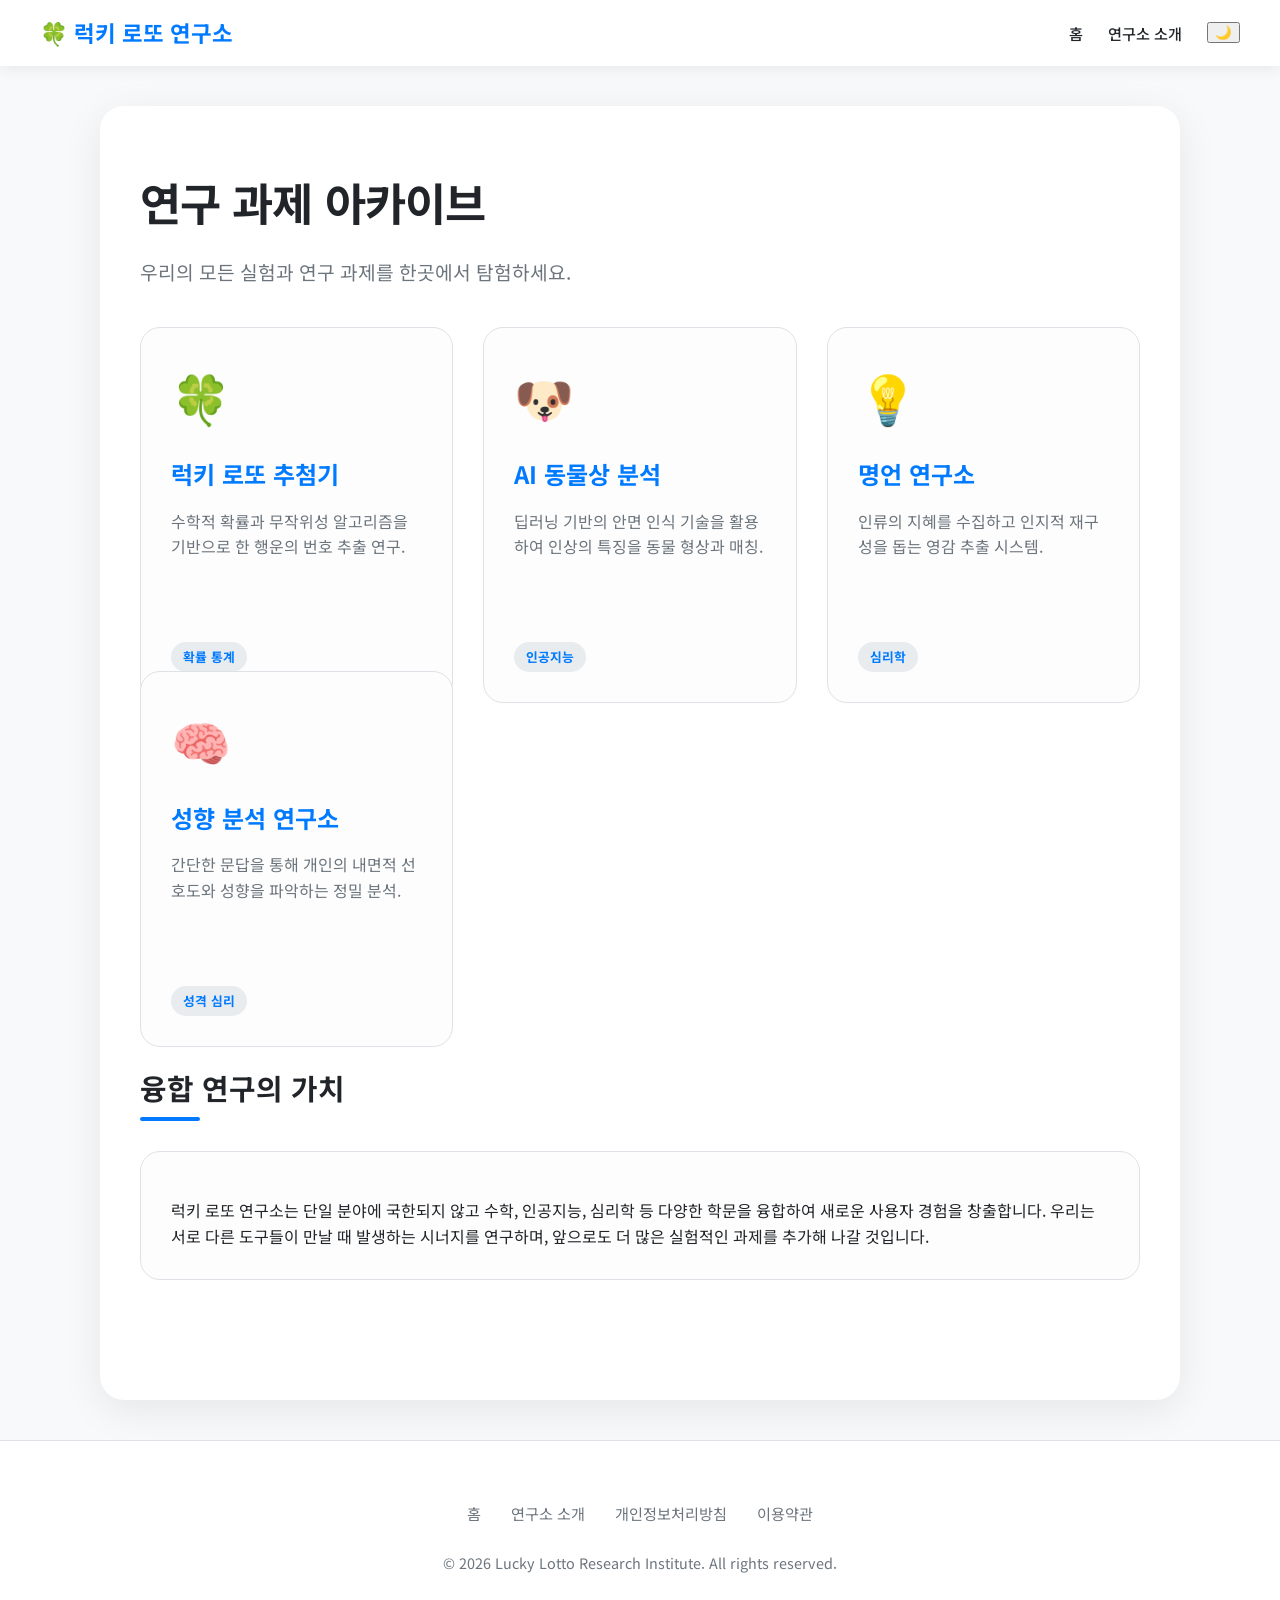
<file: index.html>
<!DOCTYPE html>
<html lang="ko">
<head>
    <script async src="https://www.googletagmanager.com/gtag/js?id=G-55PV2XVGQ6"></script>
    <script>
      window.dataLayer = window.dataLayer || [];
      function gtag(){dataLayer.push(arguments);}
      gtag('js', new Date());
      gtag('config', 'G-55PV2XVGQ6');
    </script>
    <meta charset="UTF-8">
    <meta name="viewport" content="width=device-width, initial-scale=1.0">
    <title>럭키 로또 연구소 | 연구 과제 아카이브</title>
    <meta name="description" content="럭키 로또 연구소에서 진행 중인 다양한 연구 과제를 한눈에 확인하세요. 로또 확률부터 AI 동물상 분석, 심리 테스트까지 모두 만나보실 수 있습니다.">
    <link rel="stylesheet" href="style.css">
    <link rel="icon" href="favicon-home.svg" type="image/svg+xml">
    <link href="https://fonts.googleapis.com/css2?family=Noto+Sans+KR:wght@400;500;700&display=swap" rel="stylesheet">
    <style>
        .project-grid { display: grid; grid-template-columns: repeat(auto-fit, minmax(280px, 1fr)); gap: 30px; margin-top: 40px; }
        .project-card { background: var(--card-bg); border: 1px solid var(--border-color); border-radius: 20px; padding: 30px; transition: all 0.3s; text-decoration: none; color: inherit; display: flex; flex-direction: column; height: 100%; }
        .project-card:hover { transform: translateY(-10px); box-shadow: 0 15px 35px var(--shadow-color); border-color: var(--accent-color); }
        .project-icon { font-size: 3rem; margin-bottom: 20px; }
        .project-card h3 { margin: 0 0 15px 0; color: var(--accent-color); font-size: 1.5rem; }
        .project-card p { margin: 0; color: var(--text-muted); flex-grow: 1; }
        .tag { display: inline-block; padding: 5px 12px; border-radius: 20px; font-size: 0.8rem; font-weight: 700; margin-top: 20px; background: var(--bg-gradient-end); color: var(--accent-color); align-self: flex-start; }
    </style>
</head>
<body>
    <nav>
        <div class="nav-container">
            <a href="index.html" class="logo" aria-label="럭키 로또 연구소 홈">🍀 럭키 로또 연구소</a>
            <div class="nav-links">
                <a href="index.html">홈</a>
                <a href="about.html">연구소 소개</a>
                <button id="theme-toggle" aria-label="Toggle Theme">🌙</button>
            </div>
        </div>
    </nav>

    <div class="container">
        <header>
            <h1>연구 과제 아카이브</h1>
            <p class="subtitle">우리의 모든 실험과 연구 과제를 한곳에서 탐험하세요.</p>
        </header>

        <section class="project-grid">
            <a href="lotto.html" class="project-card">
                <div class="project-icon">🍀</div>
                <h3>럭키 로또 추첨기</h3>
                <p>수학적 확률과 무작위성 알고리즘을 기반으로 한 행운의 번호 추출 연구.</p>
                <span class="tag">확률 통계</span>
            </a>
            <a href="animal_test.html" class="project-card">
                <div class="project-icon">🐶</div>
                <h3>AI 동물상 분석</h3>
                <p>딥러닝 기반의 안면 인식 기술을 활용하여 인상의 특징을 동물 형상과 매칭.</p>
                <span class="tag">인공지능</span>
            </a>
            <a href="wisdom.html" class="project-card">
                <div class="project-icon">💡</div>
                <h3>명언 연구소</h3>
                <p>인류의 지혜를 수집하고 인지적 재구성을 돕는 영감 추출 시스템.</p>
                <span class="tag">심리학</span>
            </a>
            <a href="mbti.html" class="project-card">
                <div class="project-icon">🧠</div>
                <h3>성향 분석 연구소</h3>
                <p>간단한 문답을 통해 개인의 내면적 선호도와 성향을 파악하는 정밀 분석.</p>
                <span class="tag">성격 심리</span>
            </a>
        </section>

        <article class="article-section" style="margin-top: 80px;">
            <h2>융합 연구의 가치</h2>
            <div class="article-card">
                <p>럭키 로또 연구소는 단일 분야에 국한되지 않고 수학, 인공지능, 심리학 등 다양한 학문을 융합하여 새로운 사용자 경험을 창출합니다. 우리는 서로 다른 도구들이 만날 때 발생하는 시너지를 연구하며, 앞으로도 더 많은 실험적인 과제를 추가해 나갈 것입니다.</p>
            </div>
        </article>
    </div>

    <footer class="site-footer">
        <div class="footer-links">
            <a href="index.html">홈</a>
            <a href="about.html">연구소 소개</a>
            <a href="privacy.html">개인정보처리방침</a>
            <a href="terms.html">이용약관</a>
        </div>
        <p class="copyright">© 2026 Lucky Lotto Research Institute. All rights reserved.</p>
    </footer>

    <script>
        const themeToggle = document.getElementById('theme-toggle');
        const body = document.body;
        const savedTheme = localStorage.getItem('theme');
        if (savedTheme === 'dark') { body.classList.add('dark-mode'); themeToggle.textContent = '☀️'; }
        themeToggle.addEventListener('click', () => {
            body.classList.toggle('dark-mode');
            const isDarkMode = body.classList.contains('dark-mode');
            themeToggle.textContent = isDarkMode ? '☀️' : '🌙';
            localStorage.setItem('theme', isDarkMode ? 'dark' : 'light');
        });
    </script>
</body>
</html>
</file>
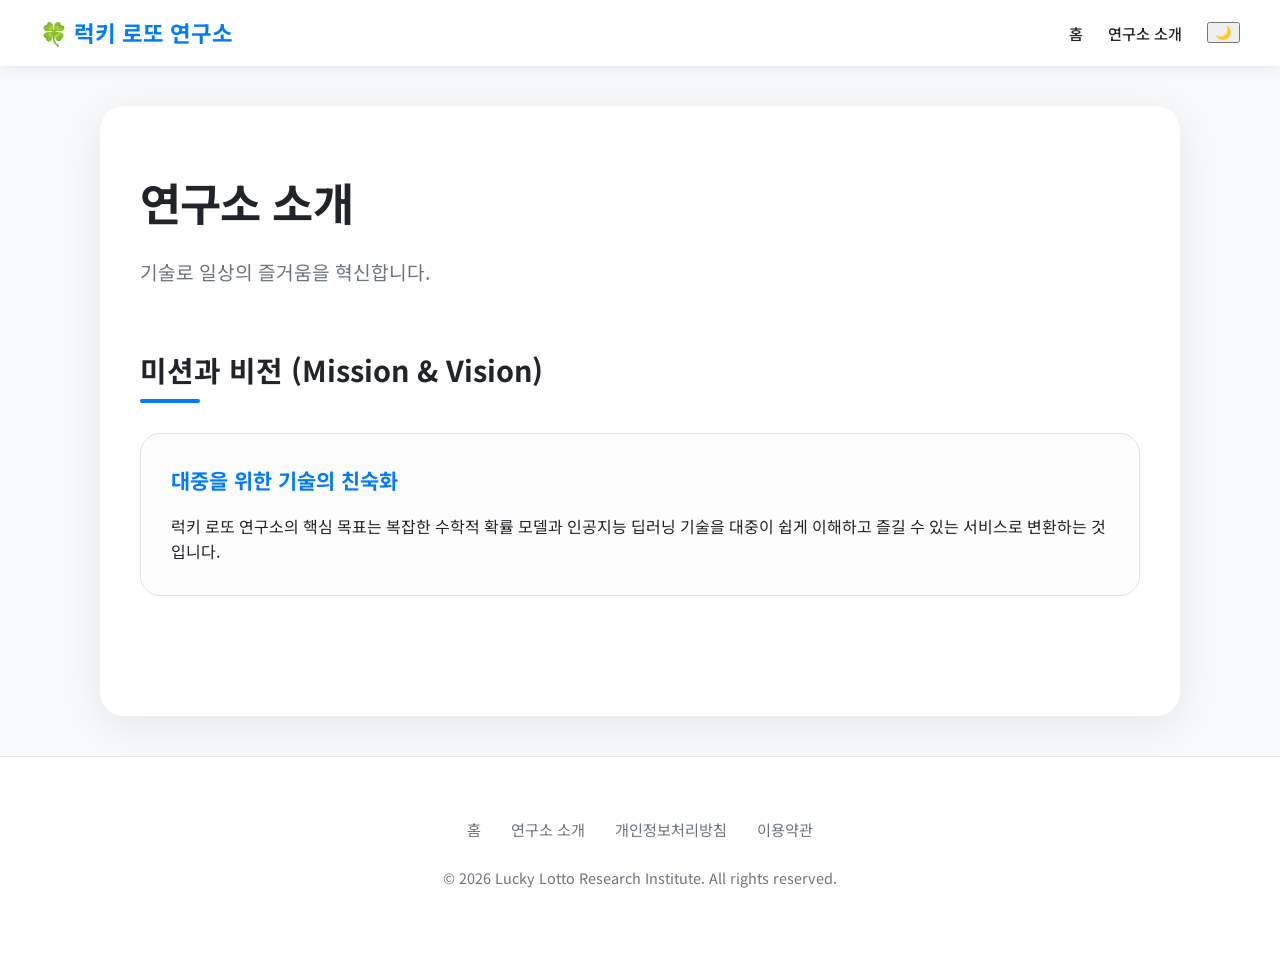
<file: about.html>
<!DOCTYPE html>
<html lang="ko">
<head>
    <script async src="https://www.googletagmanager.com/gtag/js?id=G-55PV2XVGQ6"></script>
    <script>
      window.dataLayer = window.dataLayer || [];
      function gtag(){dataLayer.push(arguments);}
      gtag('js', new Date());
      gtag('config', 'G-55PV2XVGQ6');
    </script>
    <meta name="google-adsense-account" content="ca-pub-3456978380293158">
    <script async src="https://pagead2.googlesyndication.com/pagead/js/adsbygoogle.js?client=ca-pub-3456978380293158" crossorigin="anonymous"></script>
    <script type="text/javascript">
        (function(c,l,a,r,i,t,y){
            c[a]=c[a]||function(){(c[a].q=c[a].q||[]).push(arguments)};
            t=l.createElement(r);t.async=1;t.src="https://www.clarity.ms/tag/"+i;
            y=l.getElementsByTagName(r)[0];y.parentNode.insertBefore(t,y);
        })(window, document, "clarity", "script", "x0lwvn9nak");
    </script>
    <meta charset="UTF-8">
    <meta name="viewport" content="width=device-width, initial-scale=1.0">
    <title>연구소 소개 | 럭키 로또 및 인공지능 기술 연구소</title>
    <link rel="canonical" href="https://luckylotto.research/about.html">
    <link rel="stylesheet" href="style.css">
    <link rel="icon" href="favicon-about.svg" type="image/svg+xml">
    <link href="https://fonts.googleapis.com/css2?family=Noto+Sans+KR:wght@400;500;700&display=swap" rel="stylesheet">
</head>
<body>
    <nav>
        <div class="nav-container">
            <a href="index.html" class="logo" aria-label="럭키 로또 연구소 홈">🍀 럭키 로또 연구소</a>
            <div class="nav-links">
                <a href="index.html">홈</a>
                <a href="about.html">연구소 소개</a>
                <button id="theme-toggle" aria-label="Toggle Theme">🌙</button>
            </div>
        </div>
    </nav>

    <div class="container">
        <header>
            <h1>연구소 소개</h1>
            <p class="subtitle">기술로 일상의 즐거움을 혁신합니다.</p>
        </header>

        <article class="article-section">
            <h2>미션과 비전 (Mission & Vision)</h2>
            <div class="article-card" style="margin-bottom: 30px;">
                <h3>대중을 위한 기술의 친숙화</h3>
                <p>럭키 로또 연구소의 핵심 목표는 복잡한 수학적 확률 모델과 인공지능 딥러닝 기술을 대중이 쉽게 이해하고 즐길 수 있는 서비스로 변환하는 것입니다.</p>
            </div>
        </article>
    </div>

    <footer class="site-footer">
        <div class="footer-links">
            <a href="index.html">홈</a>
            <a href="about.html">연구소 소개</a>
            <a href="privacy.html">개인정보처리방침</a>
            <a href="terms.html">이용약관</a>
        </div>
        <p class="copyright">© 2026 Lucky Lotto Research Institute. All rights reserved.</p>
    </footer>

    <script>
        const themeToggle = document.getElementById('theme-toggle');
        const body = document.body;
        const savedTheme = localStorage.getItem('theme');
        if (savedTheme === 'dark') { body.classList.add('dark-mode'); themeToggle.textContent = '☀️'; }
        themeToggle.addEventListener('click', () => {
            body.classList.toggle('dark-mode');
            const isDarkMode = body.classList.contains('dark-mode');
            themeToggle.textContent = isDarkMode ? '☀️' : '🌙';
            localStorage.setItem('theme', isDarkMode ? 'dark' : 'light');
        });
    </script>
</body>
</html>
</file>
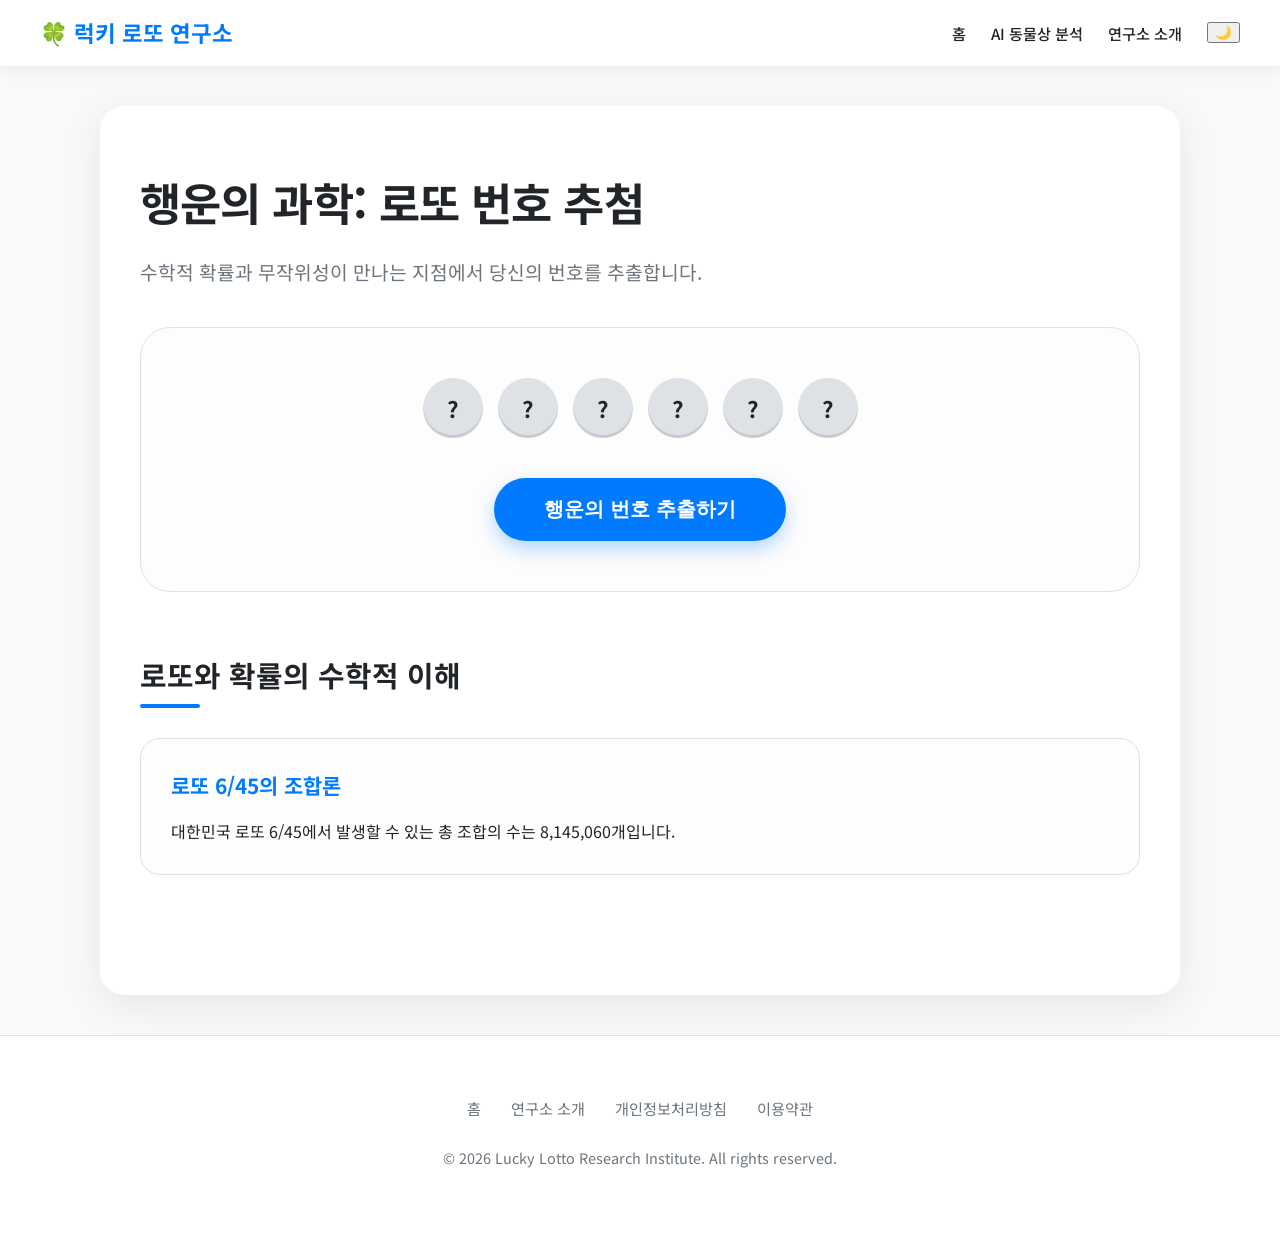
<file: lotto.html>
<!DOCTYPE html>
<html lang="ko">
<head>
    <script async src="https://www.googletagmanager.com/gtag/js?id=G-55PV2XVGQ6"></script>
    <script>
      window.dataLayer = window.dataLayer || [];
      function gtag(){dataLayer.push(arguments);}
      gtag('js', new Date());
      gtag('config', 'G-55PV2XVGQ6');
    </script>
    <meta charset="UTF-8">
    <meta name="viewport" content="width=device-width, initial-scale=1.0">
    <title>럭키 로또 | 로또 번호 추첨 및 확률 수학 통계 연구소</title>
    <link rel="stylesheet" href="style.css">
    <link rel="icon" href="favicon-home.svg" type="image/svg+xml">
    <link href="https://fonts.googleapis.com/css2?family=Noto+Sans+KR:wght@400;500;700&display=swap" rel="stylesheet">
</head>
<body>
    <nav>
        <div class="nav-container">
            <a href="index.html" class="logo" aria-label="럭키 로또 연구소 홈">🍀 럭키 로또 연구소</a>
            <div class="nav-links">
                <a href="index.html">홈</a>
                <a href="animal_test.html">AI 동물상 분석</a>
                <a href="about.html">연구소 소개</a>
                <button id="theme-toggle" aria-label="Toggle Theme">🌙</button>
            </div>
        </div>
    </nav>

    <div class="container">
        <header>
            <h1>행운의 과학: 로또 번호 추첨</h1>
            <p class="subtitle">수학적 확률과 무작위성이 만나는 지점에서 당신의 번호를 추출합니다.</p>
        </header>

        <section class="tool-box" style="text-align: center;">
            <div class="lotto-balls" id="lotto-container" style="display: flex; justify-content: center; gap: 15px; margin-bottom: 40px; flex-wrap: wrap;">
                <div class="ball" style="width: 60px; height: 60px; border-radius: 50%; background-color: var(--border-color); color: var(--text-color); display: flex; justify-content: center; align-items: center; font-size: 1.4rem; font-weight: 700;">?</div>
                <div class="ball" style="width: 60px; height: 60px; border-radius: 50%; background-color: var(--border-color); color: var(--text-color); display: flex; justify-content: center; align-items: center; font-size: 1.4rem; font-weight: 700;">?</div>
                <div class="ball" style="width: 60px; height: 60px; border-radius: 50%; background-color: var(--border-color); color: var(--text-color); display: flex; justify-content: center; align-items: center; font-size: 1.4rem; font-weight: 700;">?</div>
                <div class="ball" style="width: 60px; height: 60px; border-radius: 50%; background-color: var(--border-color); color: var(--text-color); display: flex; justify-content: center; align-items: center; font-size: 1.4rem; font-weight: 700;">?</div>
                <div class="ball" style="width: 60px; height: 60px; border-radius: 50%; background-color: var(--border-color); color: var(--text-color); display: flex; justify-content: center; align-items: center; font-size: 1.4rem; font-weight: 700;">?</div>
                <div class="ball" style="width: 60px; height: 60px; border-radius: 50%; background-color: var(--border-color); color: var(--text-color); display: flex; justify-content: center; align-items: center; font-size: 1.4rem; font-weight: 700;">?</div>
            </div>
            <button type="button" class="cta-button" id="lotto-btn" onclick="generateLotto()" style="margin: 0 auto; display: block;">행운의 번호 추출하기</button>
        </section>

        <article class="article-section">
            <h2>로또와 확률의 수학적 이해</h2>
            <div class="article-grid">
                <div class="article-card">
                    <h3>로또 6/45의 조합론</h3>
                    <p>대한민국 로또 6/45에서 발생할 수 있는 총 조합의 수는 8,145,060개입니다.</p>
                </div>
            </div>
        </article>
    </div>

    <footer class="site-footer">
        <div class="footer-links">
            <a href="index.html">홈</a>
            <a href="about.html">연구소 소개</a>
            <a href="privacy.html">개인정보처리방침</a>
            <a href="terms.html">이용약관</a>
        </div>
        <p class="copyright">© 2026 Lucky Lotto Research Institute. All rights reserved.</p>
    </footer>

    <script src="main.js"></script>
</body>
</html>
</file>
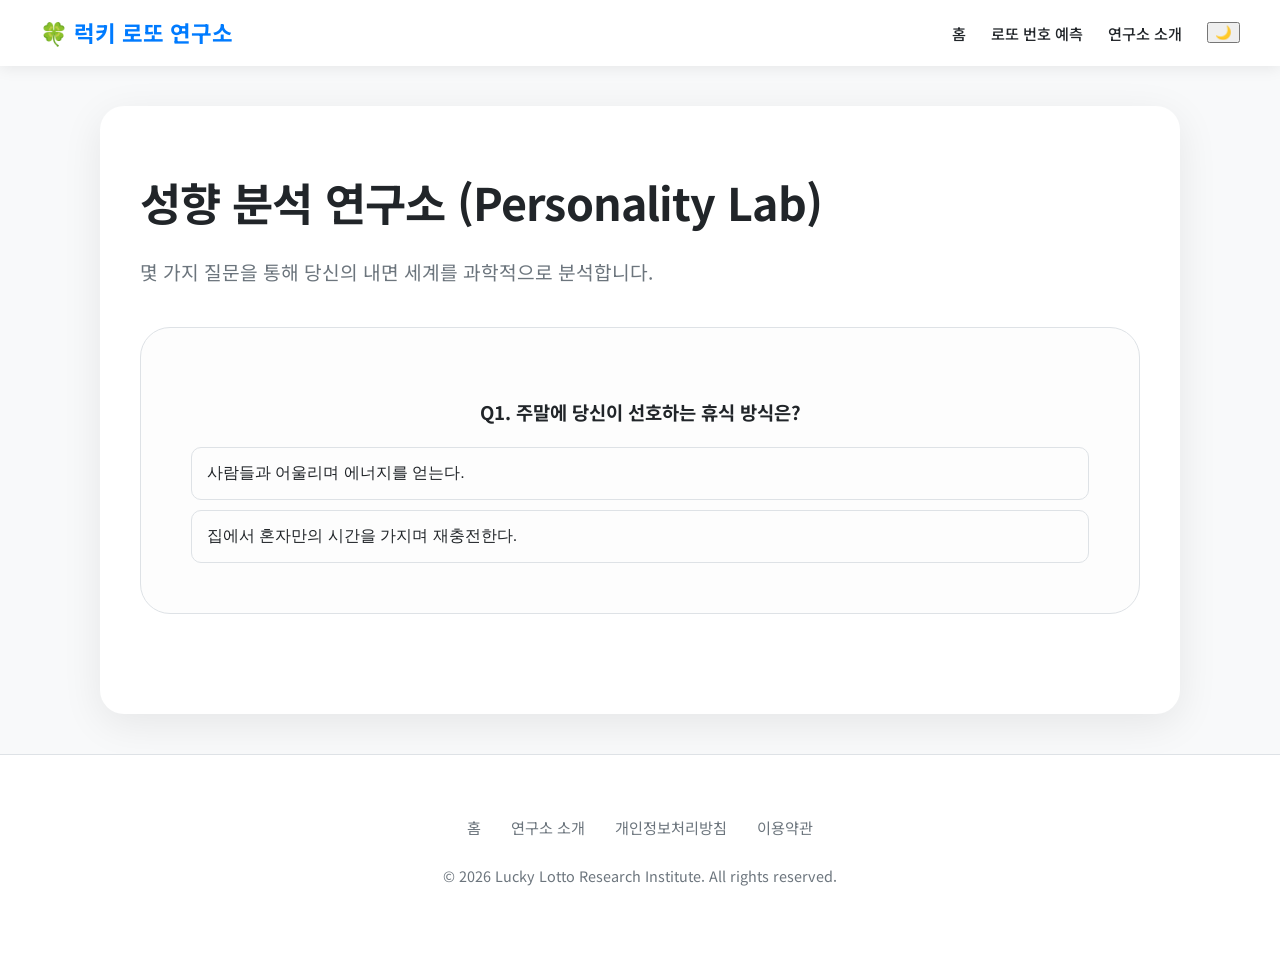
<file: mbti.html>
<!DOCTYPE html>
<html lang="ko">
<head>
    <script async src="https://www.googletagmanager.com/gtag/js?id=G-55PV2XVGQ6"></script>
    <script>
      window.dataLayer = window.dataLayer || [];
      function gtag(){dataLayer.push(arguments);}
      gtag('js', new Date());
      gtag('config', 'G-55PV2XVGQ6');
    </script>
    <meta charset="UTF-8">
    <meta name="viewport" content="width=device-width, initial-scale=1.0">
    <title>성향 분석 연구소 | 나를 찾아가는 과학적 탐구</title>
    <link rel="stylesheet" href="style.css">
    <link rel="icon" href="favicon-home.svg" type="image/svg+xml">
    <link href="https://fonts.googleapis.com/css2?family=Noto+Sans+KR:wght@400;500;700&display=swap" rel="stylesheet">
    <style>
        .question-card { display: none; }
        .question-card.active { display: block; animation: fadeIn 0.5s; }
        .options { display: flex; flex-direction: column; gap: 10px; margin-top: 20px; }
        .option-btn { padding: 15px; border: 1px solid var(--border-color); border-radius: 10px; background: var(--card-bg); color: var(--text-color); cursor: pointer; transition: all 0.2s; text-align: left; font-size: 1rem; }
        .option-btn:hover { background: var(--accent-color); color: white; border-color: var(--accent-color); }
        #result-area { display: none; text-align: center; }
    </style>
</head>
<body>
    <nav>
        <div class="nav-container">
            <a href="index.html" class="logo" aria-label="럭키 로또 연구소 홈">🍀 럭키 로또 연구소</a>
            <div class="nav-links">
                <a href="index.html">홈</a>
                <a href="lotto.html">로또 번호 예측</a>
                <a href="about.html">연구소 소개</a>
                <button id="theme-toggle" aria-label="Toggle Theme">🌙</button>
            </div>
        </div>
    </nav>

    <div class="container">
        <header>
            <h1>성향 분석 연구소 (Personality Lab)</h1>
            <p class="subtitle">몇 가지 질문을 통해 당신의 내면 세계를 과학적으로 분석합니다.</p>
        </header>

        <section class="tool-box" style="text-align: center;">
            <div id="quiz-area">
                <div class="question-card active" data-q="1">
                    <h3>Q1. 주말에 당신이 선호하는 휴식 방식은?</h3>
                    <div class="options">
                        <button class="option-btn" onclick="nextQuestion('E')">사람들과 어울리며 에너지를 얻는다.</button>
                        <button class="option-btn" onclick="nextQuestion('I')">집에서 혼자만의 시간을 가지며 재충전한다.</button>
                    </div>
                </div>
                <div class="question-card" data-q="2">
                    <h3>Q2. 문제를 해결할 때 당신의 스타일은?</h3>
                    <div class="options">
                        <button class="option-btn" onclick="nextQuestion('T')">논리적이고 객관적인 데이터를 신뢰한다.</button>
                        <button class="option-btn" onclick="nextQuestion('F')">주변 사람들의 감정과 조화를 우선시한다.</button>
                    </div>
                </div>
                <div class="question-card" data-q="3">
                    <h3>Q3. 새로운 계획을 세울 때 당신은?</h3>
                    <div class="options">
                        <button class="option-btn" onclick="nextQuestion('J')">체계적으로 일정을 짜고 계획대로 움직인다.</button>
                        <button class="option-btn" onclick="nextQuestion('P')">상황에 따라 유연하게 대처하는 것을 즐긴다.</button>
                    </div>
                </div>
            </div>

            <div id="result-area">
                <h2 id="result-title" style="color: var(--accent-color); margin-bottom: 20px;"></h2>
                <p id="result-desc" style="font-size: 1.1rem; margin-bottom: 30px;"></p>
                <button class="cta-button" onclick="location.reload()">다시 테스트하기</button>
            </div>
        </section>
    </div>

    <footer class="site-footer">
        <div class="footer-links">
            <a href="index.html">홈</a>
            <a href="about.html">연구소 소개</a>
            <a href="privacy.html">개인정보처리방침</a>
            <a href="terms.html">이용약관</a>
        </div>
        <p class="copyright">© 2026 Lucky Lotto Research Institute. All rights reserved.</p>
    </footer>

    <script src="mbti.js"></script>
</body>
</html>
</file>
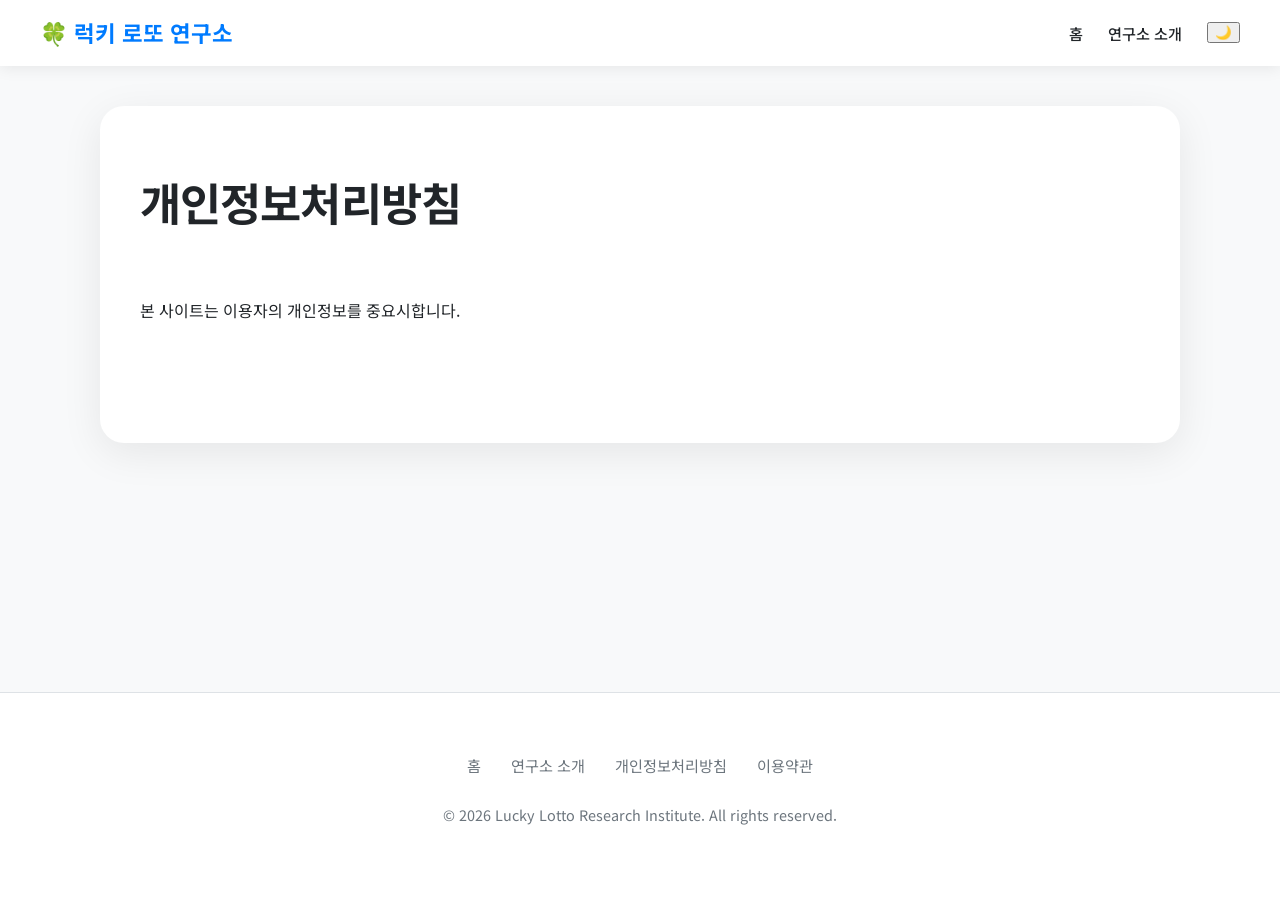
<file: privacy.html>
<!DOCTYPE html>
<html lang="ko">
<head>
    <script async src="https://www.googletagmanager.com/gtag/js?id=G-55PV2XVGQ6"></script>
    <script>
      window.dataLayer = window.dataLayer || [];
      function gtag(){dataLayer.push(arguments);}
      gtag('js', new Date());
      gtag('config', 'G-55PV2XVGQ6');
    </script>
    <meta name="google-adsense-account" content="ca-pub-3456978380293158">
    <script async src="https://pagead2.googlesyndication.com/pagead/js/adsbygoogle.js?client=ca-pub-3456978380293158" crossorigin="anonymous"></script>
    <script type="text/javascript">
        (function(c,l,a,r,i,t,y){
            c[a]=c[a]||function(){(c[a].q=c[a].q||[]).push(arguments)};
            t=l.createElement(r);t.async=1;t.src="https://www.clarity.ms/tag/"+i;
            y=l.getElementsByTagName(r)[0];y.parentNode.insertBefore(t,y);
        })(window, document, "clarity", "script", "x0lwvn9nak");
    </script>
    <meta charset="UTF-8">
    <meta name="viewport" content="width=device-width, initial-scale=1.0">
    <title>개인정보처리방침 | 럭키 로또 연구소</title>
    <link rel="canonical" href="https://luckylotto.research/privacy.html">
    <link rel="stylesheet" href="style.css">
    <link rel="icon" href="favicon-privacy.svg" type="image/svg+xml">
    <link href="https://fonts.googleapis.com/css2?family=Noto+Sans+KR:wght@400;500;700&display=swap" rel="stylesheet">
</head>
<body>
    <nav>
        <div class="nav-container">
            <a href="index.html" class="logo" aria-label="럭키 로또 연구소 홈">🍀 럭키 로또 연구소</a>
            <div class="nav-links">
                <a href="index.html">홈</a>
                <a href="about.html">연구소 소개</a>
                <button id="theme-toggle" aria-label="Toggle Theme">🌙</button>
            </div>
        </div>
    </nav>
    <div class="container">
        <header><h1>개인정보처리방침</h1></header>
        <div class="article-section">
            <p>본 사이트는 이용자의 개인정보를 중요시합니다.</p>
        </div>
    </div>
    <footer class="site-footer">
        <div class="footer-links">
            <a href="index.html">홈</a>
            <a href="about.html">연구소 소개</a>
            <a href="privacy.html">개인정보처리방침</a>
            <a href="terms.html">이용약관</a>
        </div>
        <p class="copyright">© 2026 Lucky Lotto Research Institute. All rights reserved.</p>
    </footer>
    <script src="main.js"></script>
</body>
</html>
</file>
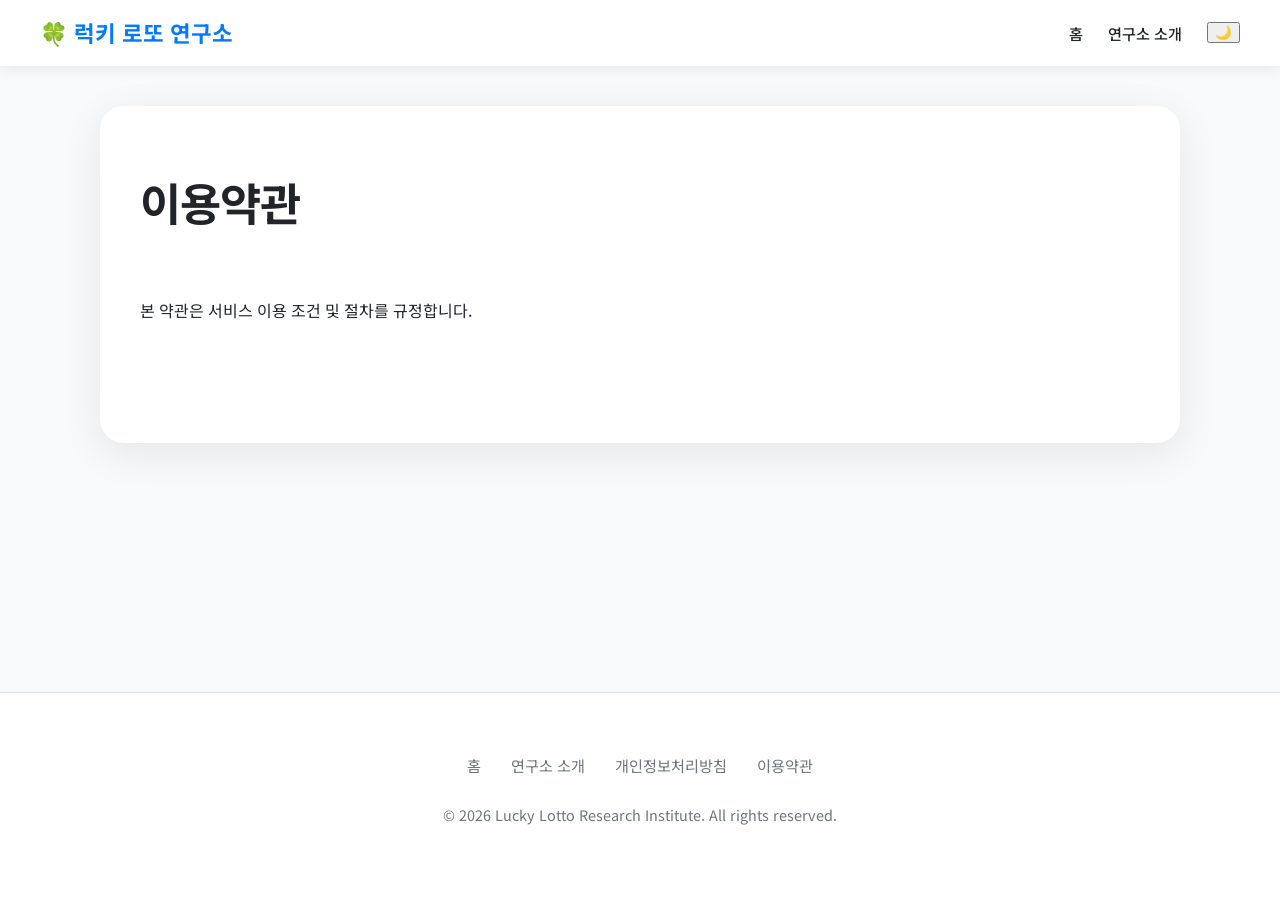
<file: terms.html>
<!DOCTYPE html>
<html lang="ko">
<head>
    <script async src="https://www.googletagmanager.com/gtag/js?id=G-55PV2XVGQ6"></script>
    <script>
      window.dataLayer = window.dataLayer || [];
      function gtag(){dataLayer.push(arguments);}
      gtag('js', new Date());
      gtag('config', 'G-55PV2XVGQ6');
    </script>
    <meta name="google-adsense-account" content="ca-pub-3456978380293158">
    <script async src="https://pagead2.googlesyndication.com/pagead/js/adsbygoogle.js?client=ca-pub-3456978380293158" crossorigin="anonymous"></script>
    <script type="text/javascript">
        (function(c,l,a,r,i,t,y){
            c[a]=c[a]||function(){(c[a].q=c[a].q||[]).push(arguments)};
            t=l.createElement(r);t.async=1;t.src="https://www.clarity.ms/tag/"+i;
            y=l.getElementsByTagName(r)[0];y.parentNode.insertBefore(t,y);
        })(window, document, "clarity", "script", "x0lwvn9nak");
    </script>
    <meta charset="UTF-8">
    <meta name="viewport" content="width=device-width, initial-scale=1.0">
    <title>이용약관 | 럭키 로또 연구소</title>
    <link rel="canonical" href="https://luckylotto.research/terms.html">
    <link rel="stylesheet" href="style.css">
    <link rel="icon" href="favicon-terms.svg" type="image/svg+xml">
    <link href="https://fonts.googleapis.com/css2?family=Noto+Sans+KR:wght@400;500;700&display=swap" rel="stylesheet">
</head>
<body>
    <nav>
        <div class="nav-container">
            <a href="index.html" class="logo" aria-label="럭키 로또 연구소 홈">🍀 럭키 로또 연구소</a>
            <div class="nav-links">
                <a href="index.html">홈</a>
                <a href="about.html">연구소 소개</a>
                <button id="theme-toggle" aria-label="Toggle Theme">🌙</button>
            </div>
        </div>
    </nav>
    <div class="container">
        <header><h1>이용약관</h1></header>
        <div class="article-section">
            <p>본 약관은 서비스 이용 조건 및 절차를 규정합니다.</p>
        </div>
    </div>
    <footer class="site-footer">
        <div class="footer-links">
            <a href="index.html">홈</a>
            <a href="about.html">연구소 소개</a>
            <a href="privacy.html">개인정보처리방침</a>
            <a href="terms.html">이용약관</a>
        </div>
        <p class="copyright">© 2026 Lucky Lotto Research Institute. All rights reserved.</p>
    </footer>
    <script src="main.js"></script>
</body>
</html>
</file>
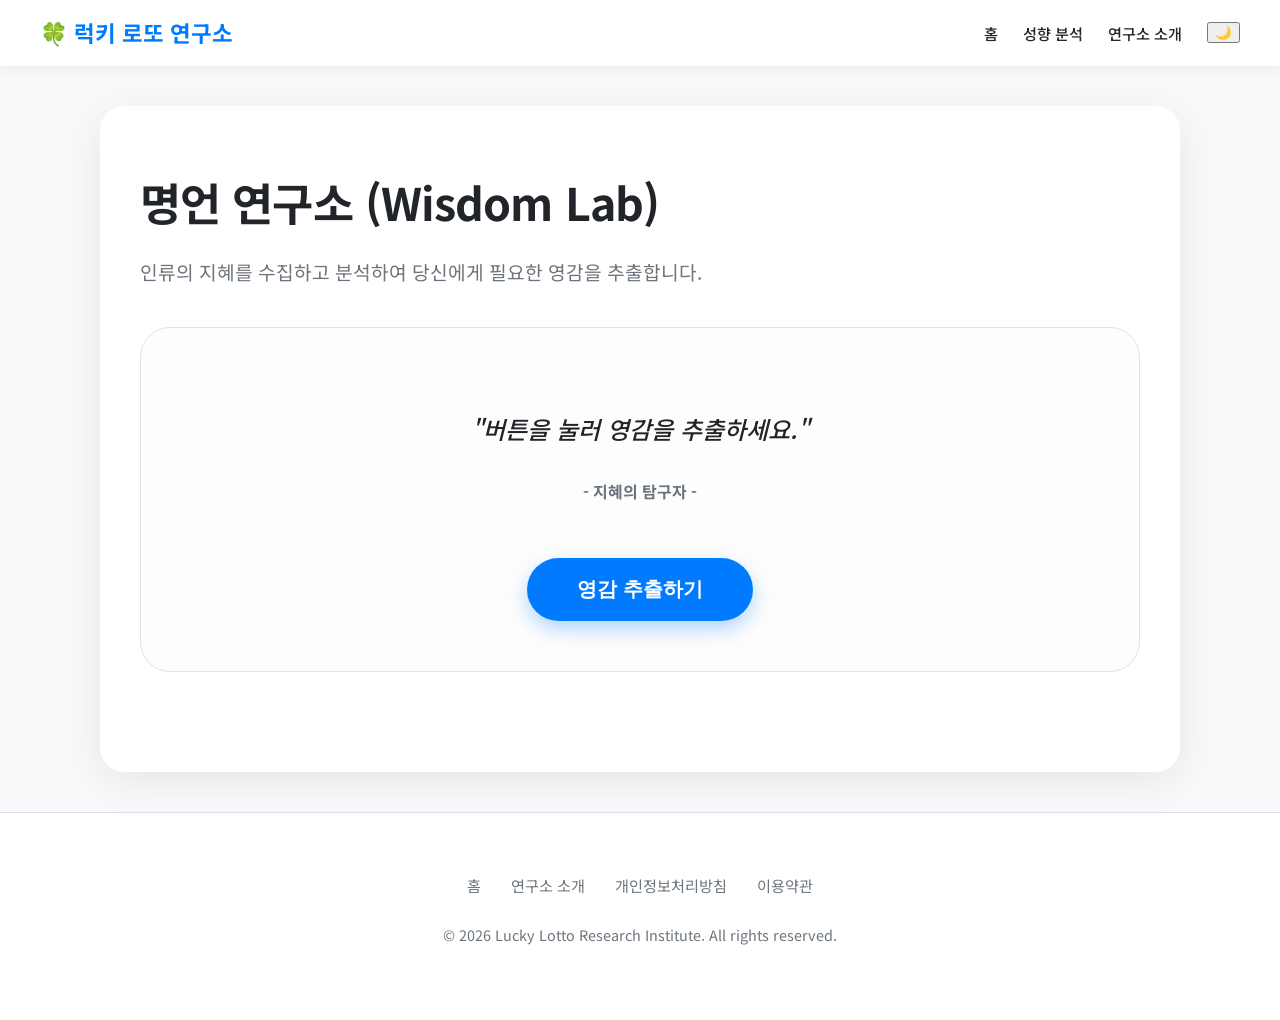
<file: wisdom.html>
<!DOCTYPE html>
<html lang="ko">
<head>
    <script async src="https://www.googletagmanager.com/gtag/js?id=G-55PV2XVGQ6"></script>
    <script>
      window.dataLayer = window.dataLayer || [];
      function gtag(){dataLayer.push(arguments);}
      gtag('js', new Date());
      gtag('config', 'G-55PV2XVGQ6');
    </script>
    <meta charset="UTF-8">
    <meta name="viewport" content="width=device-width, initial-scale=1.0">
    <title>명언 연구소 | 인생의 지혜와 영감의 과학</title>
    <link rel="stylesheet" href="style.css">
    <link rel="icon" href="favicon-home.svg" type="image/svg+xml">
    <link href="https://fonts.googleapis.com/css2?family=Noto+Sans+KR:wght@400;500;700&display=swap" rel="stylesheet">
</head>
<body>
    <nav>
        <div class="nav-container">
            <a href="index.html" class="logo" aria-label="럭키 로또 연구소 홈">🍀 럭키 로또 연구소</a>
            <div class="nav-links">
                <a href="index.html">홈</a>
                <a href="mbti.html">성향 분석</a>
                <a href="about.html">연구소 소개</a>
                <button id="theme-toggle" aria-label="Toggle Theme">🌙</button>
            </div>
        </div>
    </nav>

    <div class="container">
        <header>
            <h1>명언 연구소 (Wisdom Lab)</h1>
            <p class="subtitle">인류의 지혜를 수집하고 분석하여 당신에게 필요한 영감을 추출합니다.</p>
        </header>

        <section class="tool-box" style="text-align: center;">
            <div id="quote-container" style="min-height: 150px; display: flex; flex-direction: column; justify-content: center; margin-bottom: 30px;">
                <p id="quote-text" style="font-size: 1.5rem; font-weight: 500; font-style: italic; margin-bottom: 15px;">"버튼을 눌러 영감을 추출하세요."</p>
                <p id="quote-author" style="color: var(--text-muted); font-weight: 700;">- 지혜의 탐구자 -</p>
            </div>
            <button type="button" class="cta-button" onclick="generateQuote()">영감 추출하기</button>
        </section>
    </div>

    <footer class="site-footer">
        <div class="footer-links">
            <a href="index.html">홈</a>
            <a href="about.html">연구소 소개</a>
            <a href="privacy.html">개인정보처리방침</a>
            <a href="terms.html">이용약관</a>
        </div>
        <p class="copyright">© 2026 Lucky Lotto Research Institute. All rights reserved.</p>
    </footer>

    <script src="wisdom.js"></script>
</body>
</html>
</file>
<file: style.css>
:root {
    --bg-gradient-start: #f8f9fa;
    --bg-gradient-end: #e9ecef;
    --container-bg: #ffffff;
    --text-color: #212529;
    --text-muted: #6c757d;
    --shadow-color: rgba(0,0,0,0.08);
    --accent-color: #007bff;
    --accent-hover: #0056b3;
    --nav-bg: #ffffff;
    --card-bg: #fdfdfd;
    --border-color: #dee2e6;
}

body.dark-mode {
    --bg-gradient-start: #121212;
    --bg-gradient-end: #1e1e1e;
    --container-bg: #1e1e1e;
    --text-color: #e9ecef;
    --text-muted: #adb5bd;
    --shadow-color: rgba(0,0,0,0.5);
    --accent-color: #3793ff;
    --accent-hover: #5aa8ff;
    --nav-bg: #1e1e1e;
    --card-bg: #2d2d2d;
    --border-color: #444;
}

body {
    font-family: 'Noto Sans KR', 'Segoe UI', Roboto, sans-serif;
    background-color: var(--bg-gradient-start);
    color: var(--text-color);
    line-height: 1.6;
    display: flex;
    flex-direction: column;
    align-items: center;
    min-height: 100vh;
    margin: 0;
    padding: 0;
    box-sizing: border-box;
    transition: background-color 0.3s ease;
}

/* Navigation */
nav {
    width: 100%;
    background-color: var(--nav-bg);
    box-shadow: 0 2px 15px var(--shadow-color);
    position: sticky;
    top: 0;
    z-index: 1000;
    padding: 15px 0;
}

.nav-container {
    max-width: 1200px;
    margin: 0 auto;
    display: flex;
    justify-content: space-between;
    align-items: center;
    padding: 0 20px;
}

.logo {
    font-weight: 700;
    font-size: 1.4rem;
    color: var(--accent-color);
    text-decoration: none;
    display: flex;
    align-items: center;
    gap: 8px;
}

.nav-links {
    display: flex;
    gap: 25px;
    align-items: center;
}

.nav-links a {
    text-decoration: none;
    color: var(--text-color);
    font-weight: 500;
    font-size: 0.95rem;
    transition: color 0.2s;
}

.nav-links a:hover {
    color: var(--accent-color);
}

/* Main Container */
.container {
    background-color: var(--container-bg);
    padding: 60px 40px;
    border-radius: 24px;
    box-shadow: 0 10px 40px var(--shadow-color);
    max-width: 1000px;
    width: 95%;
    margin: 40px 0;
}

header h1 {
    margin-top: 0;
    font-size: 2.8rem;
    font-weight: 700;
    margin-bottom: 15px;
    letter-spacing: -0.02em;
}

.subtitle {
    font-size: 1.2rem;
    color: var(--text-muted);
    margin-bottom: 40px;
}

/* Content Sections */
.article-section {
    text-align: left;
    margin: 60px 0;
}

.article-section h2 {
    font-size: 1.8rem;
    margin-bottom: 30px;
    position: relative;
    padding-bottom: 10px;
}

.article-section h2::after {
    content: '';
    position: absolute;
    bottom: 0;
    left: 0;
    width: 60px;
    height: 4px;
    background: var(--accent-color);
    border-radius: 2px;
}

.article-grid {
    display: grid;
    grid-template-columns: repeat(auto-fit, minmax(300px, 1fr));
    gap: 30px;
}

.article-card {
    background: var(--card-bg);
    border: 1px solid var(--border-color);
    padding: 30px;
    border-radius: 20px;
    transition: transform 0.3s ease, box-shadow 0.3s ease;
}

.article-card:hover {
    transform: translateY(-5px);
    box-shadow: 0 12px 25px var(--shadow-color);
}

.article-card h3 {
    margin-top: 0;
    font-size: 1.3rem;
    color: var(--accent-color);
    margin-bottom: 15px;
}

.article-card p {
    font-size: 1rem;
    color: var(--text-color);
    margin-bottom: 0;
}

/* Tool Sections */
.tool-box {
    background: var(--card-bg);
    border-radius: 30px;
    padding: 50px;
    margin-bottom: 40px;
    border: 1px solid var(--border-color);
}

.lotto-balls {
    display: flex;
    justify-content: center;
    gap: 15px;
    margin-bottom: 40px;
    flex-wrap: wrap;
}

.ball {
    width: 60px;
    height: 60px;
    border-radius: 50%;
    background-color: var(--border-color);
    color: var(--text-color);
    display: flex;
    justify-content: center;
    align-items: center;
    font-size: 1.4rem;
    font-weight: 700;
    box-shadow: inset 0 -3px 0 rgba(0,0,0,0.1);
}

.ball.active {
    background: linear-gradient(145deg, var(--accent-color), var(--accent-hover));
    color: white;
}

.cta-button {
    padding: 18px 50px;
    font-size: 1.25rem;
    font-weight: 700;
    color: #fff;
    background-color: var(--accent-color);
    border: none;
    border-radius: 50px;
    cursor: pointer;
    transition: all 0.3s ease;
    box-shadow: 0 8px 20px rgba(0, 123, 255, 0.3);
}

.cta-button:hover {
    background-color: var(--accent-hover);
    transform: scale(1.02);
}

/* Footer */
.site-footer {
    width: 100%;
    background: var(--nav-bg);
    padding: 60px 0;
    text-align: center;
    margin-top: auto;
    border-top: 1px solid var(--border-color);
}

.footer-links {
    margin-bottom: 25px;
    display: flex;
    justify-content: center;
    gap: 30px;
    flex-wrap: wrap;
}

.footer-links a {
    color: var(--text-muted);
    text-decoration: none;
    font-size: 0.95rem;
}

.copyright {
    color: var(--text-muted);
    font-size: 0.9rem;
}

/* Animal Test Specific */
#image-container {
    width: 350px;
    height: 350px;
    background: var(--card-bg);
    border: 2px dashed var(--border-color);
    border-radius: 30px;
    margin: 0 auto 30px;
    display: flex;
    justify-content: center;
    align-items: center;
    overflow: hidden;
}

@media (max-width: 768px) {
    .container {
        padding: 40px 20px;
        margin: 20px 0;
    }
    header h1 {
        font-size: 2rem;
    }
    .nav-container {
        flex-direction: column;
        gap: 15px;
    }
}
</file>
